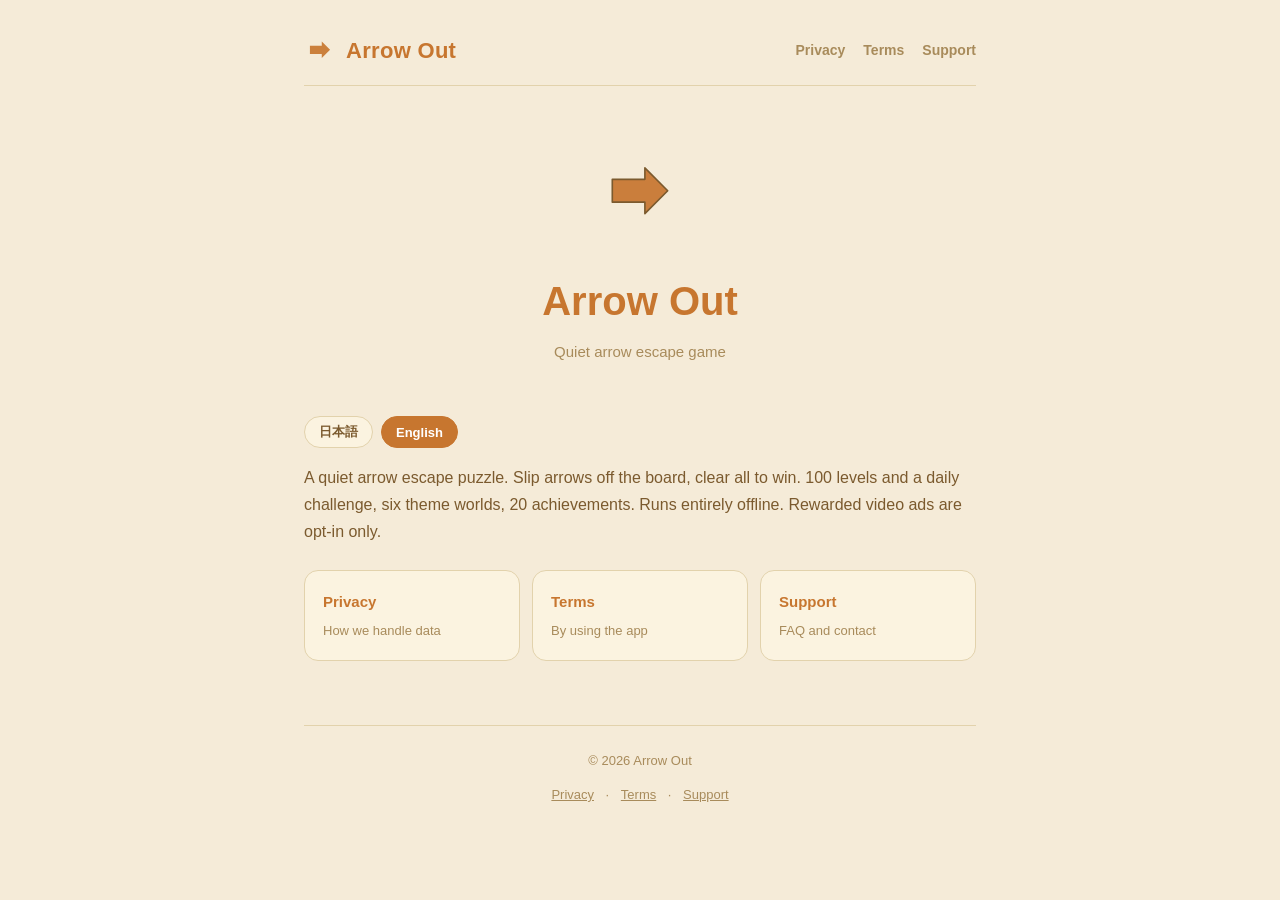
<file: index.html>
<!DOCTYPE html>
<html lang="ja">
<head>
<meta charset="utf-8">
<meta name="viewport" content="width=device-width, initial-scale=1">
<title>Arrow Out — 静かな矢印ゲーム</title>
<meta name="description" content="Arrow Out is a quiet arrow escape puzzle game. 静かな矢印パズル脱出ゲーム。">
<link rel="stylesheet" href="style.css">
<link rel="icon" href="./favicon.png">
</head>
<body>
<div class="container">
  <header>
    <a href="./" class="logo">
      <svg width="32" height="32" viewBox="0 0 108 108" aria-hidden="true">
        <path d="M20 36 L 60 36 L 60 22 L 88 50 L 60 78 L 60 64 L 20 64 Z" fill="currentColor" opacity="0.92"/>
      </svg>
      Arrow Out
    </a>
    <nav>
      <a href="privacy.html">Privacy</a>
      <a href="terms.html">Terms</a>
      <a href="support.html">Support</a>
    </nav>
  </header>

  <div class="hero">
    <svg viewBox="0 0 108 108" aria-hidden="true" style="color: var(--accent);">
      <path d="M20 36 L 60 36 L 60 22 L 88 50 L 60 78 L 60 64 L 20 64 Z" fill="currentColor" opacity="0.92"/>
      <path d="M20 36 L 60 36 L 60 22 L 88 50 L 60 78 L 60 64 L 20 64 Z" fill="none" stroke="var(--ink)" stroke-width="2" stroke-linejoin="round"/>
    </svg>
    <h1>Arrow Out</h1>
    <p lang="ja" class="active">静かな矢印ゲーム</p>
    <p lang="en">Quiet arrow escape game</p>
  </div>

  <div class="lang-switch" role="group" aria-label="Language">
    <button data-lang="ja" class="active" onclick="setLang('ja')">日本語</button>
    <button data-lang="en" onclick="setLang('en')">English</button>
  </div>

  <div lang="ja" class="active">
    <p>静寂の中で矢印を逃がす、ASMR系のパズルゲームです。100ステージとデイリーチャレンジ、6つの世界観テーマ、20種類の実績を収録。オフラインで動作し、広告は任意視聴のリワード動画のみ。</p>
  </div>
  <div lang="en">
    <p>A quiet arrow escape puzzle. Slip arrows off the board, clear all to win. 100 levels and a daily challenge, six theme worlds, 20 achievements. Runs entirely offline. Rewarded video ads are opt-in only.</p>
  </div>

  <div class="cards">
    <a href="privacy.html" class="card-link">
      <h3 lang="ja" class="active">プライバシー</h3>
      <h3 lang="en">Privacy</h3>
      <p lang="ja" class="active">データの取り扱い</p>
      <p lang="en">How we handle data</p>
    </a>
    <a href="terms.html" class="card-link">
      <h3 lang="ja" class="active">利用規約</h3>
      <h3 lang="en">Terms</h3>
      <p lang="ja" class="active">ご利用にあたって</p>
      <p lang="en">By using the app</p>
    </a>
    <a href="support.html" class="card-link">
      <h3 lang="ja" class="active">サポート</h3>
      <h3 lang="en">Support</h3>
      <p lang="ja" class="active">よくある質問とお問い合わせ</p>
      <p lang="en">FAQ and contact</p>
    </a>
  </div>

  <footer>
    <p>© 2026 Arrow Out</p>
    <p>
      <a href="privacy.html">Privacy</a> ·
      <a href="terms.html">Terms</a> ·
      <a href="support.html">Support</a>
    </p>
  </footer>
</div>

<script>
function setLang(lang) {
  document.querySelectorAll('[lang]').forEach(el => {
    el.classList.toggle('active', el.getAttribute('lang') === lang);
  });
  document.querySelectorAll('.lang-switch button').forEach(btn => {
    btn.classList.toggle('active', btn.dataset.lang === lang);
  });
  document.documentElement.lang = lang;
  try { localStorage.setItem('arrow-out-lang', lang); } catch (e) {}
}
(function () {
  let lang = 'ja';
  try {
    const saved = localStorage.getItem('arrow-out-lang');
    if (saved === 'ja' || saved === 'en') lang = saved;
    else if ((navigator.language || '').toLowerCase().startsWith('en')) lang = 'en';
  } catch (e) {}
  setLang(lang);
})();
</script>
</body>
</html>
</file>
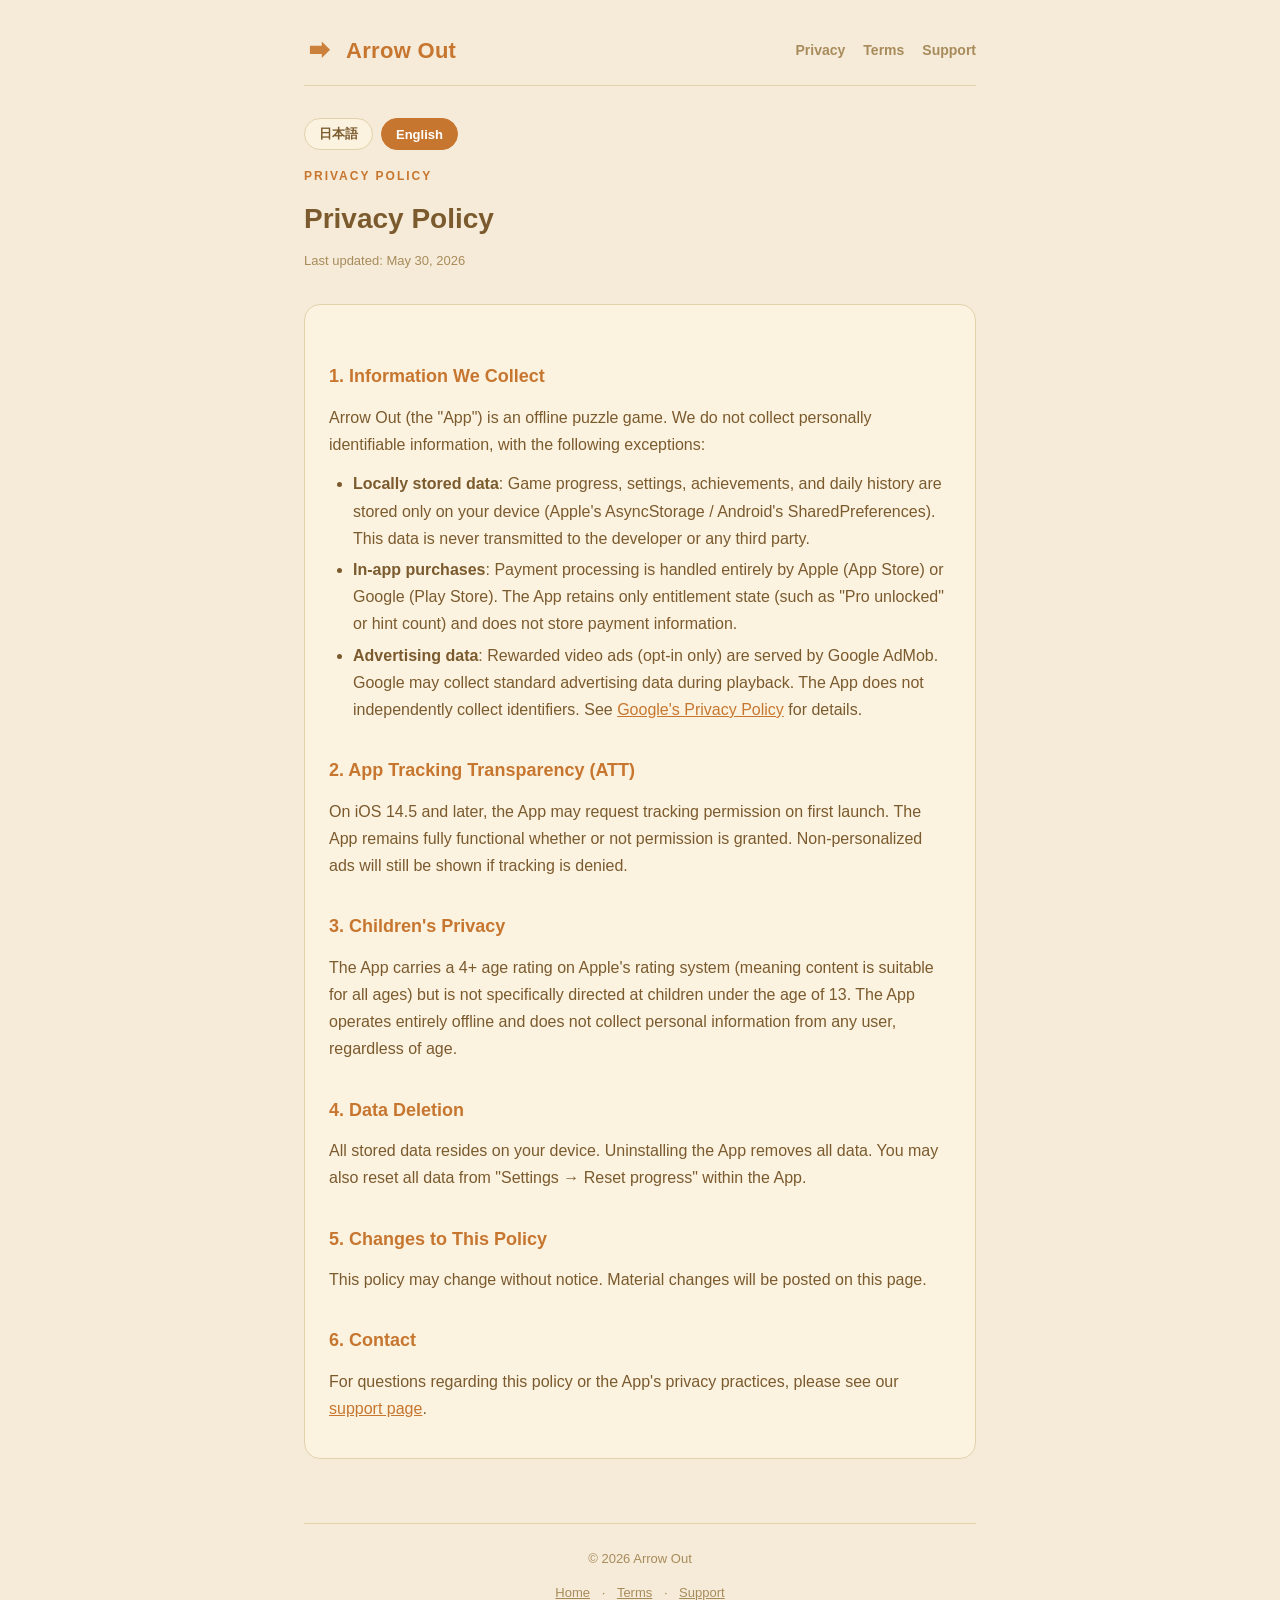
<file: privacy.html>
<!DOCTYPE html>
<html lang="ja">
<head>
<meta charset="utf-8">
<meta name="viewport" content="width=device-width, initial-scale=1">
<title>プライバシーポリシー — Arrow Out</title>
<link rel="stylesheet" href="style.css">
<link rel="icon" href="./favicon.png">
</head>
<body>
<div class="container">
  <header>
    <a href="./" class="logo">
      <svg width="32" height="32" viewBox="0 0 108 108" aria-hidden="true">
        <path d="M20 36 L 60 36 L 60 22 L 88 50 L 60 78 L 60 64 L 20 64 Z" fill="currentColor" opacity="0.92"/>
      </svg>
      Arrow Out
    </a>
    <nav>
      <a href="privacy.html">Privacy</a>
      <a href="terms.html">Terms</a>
      <a href="support.html">Support</a>
    </nav>
  </header>

  <div class="lang-switch" role="group" aria-label="Language">
    <button data-lang="ja" class="active" onclick="setLang('ja')">日本語</button>
    <button data-lang="en" onclick="setLang('en')">English</button>
  </div>

  <div lang="ja" class="active">
    <div class="eyebrow">PRIVACY POLICY</div>
    <h1>プライバシーポリシー</h1>
    <p class="updated">最終更新日: 2026年5月30日</p>

    <div class="section">
      <h2>1. 収集する情報</h2>
      <p>Arrow Out (以下「本アプリ」) はオフラインで動作するパズルゲームです。本アプリは以下を除き、ユーザーの個人情報を収集しません。</p>
      <ul>
        <li><strong>ローカル保存データ</strong>: ゲーム進行状況、設定、実績の解除状況、デイリー履歴などはすべて端末内 (Apple の AsyncStorage / Android の SharedPreferences) にのみ保存され、開発者を含む第三者へ送信されることはありません。</li>
        <li><strong>アプリ内課金履歴</strong>: 購入時の決済処理は Apple (App Store) または Google (Play Store) のシステムが行います。本アプリ側は「Pro 解放済み」「ヒント残数」などの状態のみを保持し、決済情報自体は保持しません。</li>
        <li><strong>広告関連情報</strong>: リワード広告 (任意視聴) は Google AdMob が配信します。視聴時には Google が一般的な広告配信のために情報を収集する場合があります。本アプリは識別子を独自に取得しません。詳細は <a href="https://policies.google.com/privacy" target="_blank" rel="noopener">Google のプライバシーポリシー</a> をご参照ください。</li>
      </ul>

      <h2>2. ATT (App Tracking Transparency)</h2>
      <p>iOS 14.5 以降、本アプリは初回起動時にトラッキング許可をお求めする場合があります。許可されない場合も本アプリの機能は引き続きご利用いただけます。一般的な (非パーソナライズ) 広告は配信されます。</p>

      <h2>3. 子どもの個人情報</h2>
      <p>本アプリは Apple のレーティングで「4+」(全年齢対象) に分類されていますが、特に 13 歳未満の児童を対象として設計されたものではありません。本アプリはオフラインで動作し、年齢を問わず個人情報を一切収集しません。</p>

      <h2>4. データの削除</h2>
      <p>すべての保存データは端末内にのみあるため、本アプリをアンインストールすることで完全に削除されます。アプリ内の「設定 → 進行状況をリセット」からもデータ削除が可能です。</p>

      <h2>5. プライバシーポリシーの変更</h2>
      <p>本ポリシーは予告なく変更される場合があります。重要な変更がある場合は本ページに掲載されます。</p>

      <h2>6. お問い合わせ</h2>
      <p>本ポリシーや本アプリのプライバシーに関するご質問は、<a href="support.html">サポートページ</a> よりお問い合わせください。</p>
    </div>
  </div>

  <div lang="en">
    <div class="eyebrow">PRIVACY POLICY</div>
    <h1>Privacy Policy</h1>
    <p class="updated">Last updated: May 30, 2026</p>

    <div class="section">
      <h2>1. Information We Collect</h2>
      <p>Arrow Out (the "App") is an offline puzzle game. We do not collect personally identifiable information, with the following exceptions:</p>
      <ul>
        <li><strong>Locally stored data</strong>: Game progress, settings, achievements, and daily history are stored only on your device (Apple's AsyncStorage / Android's SharedPreferences). This data is never transmitted to the developer or any third party.</li>
        <li><strong>In-app purchases</strong>: Payment processing is handled entirely by Apple (App Store) or Google (Play Store). The App retains only entitlement state (such as "Pro unlocked" or hint count) and does not store payment information.</li>
        <li><strong>Advertising data</strong>: Rewarded video ads (opt-in only) are served by Google AdMob. Google may collect standard advertising data during playback. The App does not independently collect identifiers. See <a href="https://policies.google.com/privacy" target="_blank" rel="noopener">Google's Privacy Policy</a> for details.</li>
      </ul>

      <h2>2. App Tracking Transparency (ATT)</h2>
      <p>On iOS 14.5 and later, the App may request tracking permission on first launch. The App remains fully functional whether or not permission is granted. Non-personalized ads will still be shown if tracking is denied.</p>

      <h2>3. Children's Privacy</h2>
      <p>The App carries a 4+ age rating on Apple's rating system (meaning content is suitable for all ages) but is not specifically directed at children under the age of 13. The App operates entirely offline and does not collect personal information from any user, regardless of age.</p>

      <h2>4. Data Deletion</h2>
      <p>All stored data resides on your device. Uninstalling the App removes all data. You may also reset all data from "Settings → Reset progress" within the App.</p>

      <h2>5. Changes to This Policy</h2>
      <p>This policy may change without notice. Material changes will be posted on this page.</p>

      <h2>6. Contact</h2>
      <p>For questions regarding this policy or the App's privacy practices, please see our <a href="support.html">support page</a>.</p>
    </div>
  </div>

  <footer>
    <p>© 2026 Arrow Out</p>
    <p>
      <a href="./">Home</a> ·
      <a href="terms.html">Terms</a> ·
      <a href="support.html">Support</a>
    </p>
  </footer>
</div>

<script>
function setLang(lang) {
  document.querySelectorAll('[lang]').forEach(el => {
    el.classList.toggle('active', el.getAttribute('lang') === lang);
  });
  document.querySelectorAll('.lang-switch button').forEach(btn => {
    btn.classList.toggle('active', btn.dataset.lang === lang);
  });
  document.documentElement.lang = lang;
  try { localStorage.setItem('arrow-out-lang', lang); } catch (e) {}
}
(function () {
  let lang = 'ja';
  try {
    const saved = localStorage.getItem('arrow-out-lang');
    if (saved === 'ja' || saved === 'en') lang = saved;
    else if ((navigator.language || '').toLowerCase().startsWith('en')) lang = 'en';
  } catch (e) {}
  setLang(lang);
})();
</script>
</body>
</html>
</file>
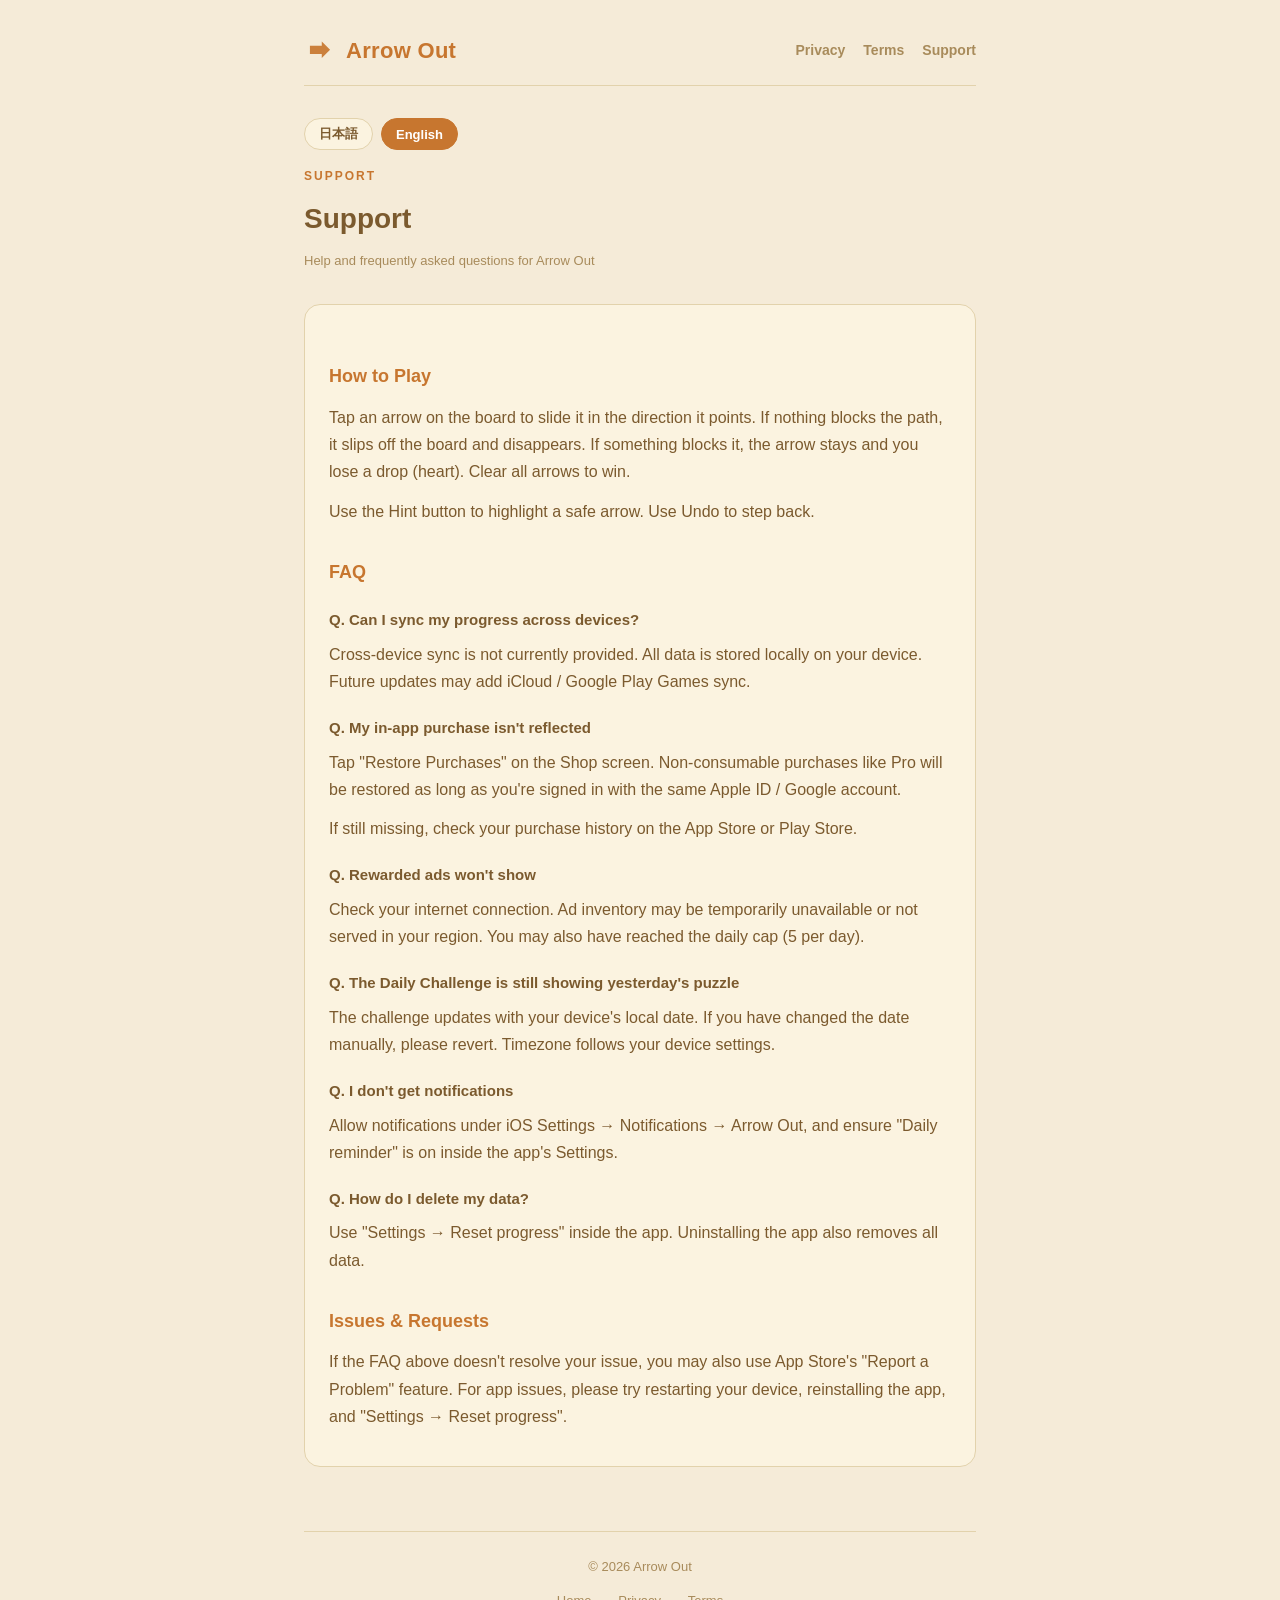
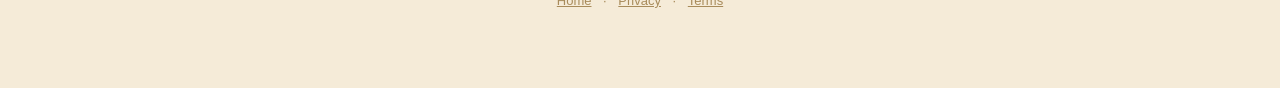
<file: support.html>
<!DOCTYPE html>
<html lang="ja">
<head>
<meta charset="utf-8">
<meta name="viewport" content="width=device-width, initial-scale=1">
<title>サポート — Arrow Out</title>
<link rel="stylesheet" href="style.css">
<link rel="icon" href="./favicon.png">
</head>
<body>
<div class="container">
  <header>
    <a href="./" class="logo">
      <svg width="32" height="32" viewBox="0 0 108 108" aria-hidden="true">
        <path d="M20 36 L 60 36 L 60 22 L 88 50 L 60 78 L 60 64 L 20 64 Z" fill="currentColor" opacity="0.92"/>
      </svg>
      Arrow Out
    </a>
    <nav>
      <a href="privacy.html">Privacy</a>
      <a href="terms.html">Terms</a>
      <a href="support.html">Support</a>
    </nav>
  </header>

  <div class="lang-switch" role="group" aria-label="Language">
    <button data-lang="ja" class="active" onclick="setLang('ja')">日本語</button>
    <button data-lang="en" onclick="setLang('en')">English</button>
  </div>

  <div lang="ja" class="active">
    <div class="eyebrow">SUPPORT</div>
    <h1>サポート</h1>
    <p class="updated">Arrow Out のヘルプとよくある質問</p>

    <div class="section">
      <h2>遊び方</h2>
      <p>盤面に並ぶ矢印をタップすると、矢印は向いている方向に進みます。経路上に他の矢印がなければ盤外へ抜けて消えます。経路が塞がっていると矢印は抜けず、雫 (ハート) を 1 つ失います。すべての矢印を消すとクリアです。</p>
      <p>難しい時は「ヒント」ボタンで安全に動かせる矢印が表示されます。「戻す」ボタンで直前の操作を取り消せます。</p>

      <h2>よくある質問</h2>

      <h3>Q. 進行状況は別の端末に引き継げますか？</h3>
      <p>現在クロスデバイス同期は提供していません。データはすべて端末内にのみ保存されます。今後のアップデートで iCloud / Google Play Games による同期に対応する可能性があります。</p>

      <h3>Q. アプリ内課金が反映されません</h3>
      <p>ショップ画面の「購入を復元」ボタンをタップしてください。同じ Apple ID / Google アカウントでログインしていれば、Pro 解放などの非消費型課金は復元できます。</p>
      <p>それでも反映されない場合、App Store / Play Store の購入履歴を一度ご確認ください。</p>

      <h3>Q. リワード広告が表示されません</h3>
      <p>ネット接続をご確認ください。広告枠が一時的に売切れている場合や、地域によっては配信されない場合があります。1日の視聴上限 (5回) に達している場合も表示されません。</p>

      <h3>Q. デイリーチャレンジが昨日のままです</h3>
      <p>端末の日付が変わるとリセットされます。日付を手動で変更している場合は元に戻してください。タイムゾーンは端末設定に従います。</p>

      <h3>Q. 通知が来ません</h3>
      <p>iOS の「設定 → 通知 → Arrow Out」で通知を許可してください。アプリ内の「設定 → デイリー通知」がオンになっているかもご確認ください。</p>

      <h3>Q. データを完全に削除したい</h3>
      <p>「設定 → 進行状況をリセット」で全データ削除できます。アプリ自体のアンインストールでも同様に削除されます。</p>

      <h2>不具合・要望</h2>
      <p>上記の FAQ で解決しない不具合や機能要望は、App Store の「App内課金とサブスクリプション」 → 「払い戻しをリクエスト」または「問題を報告する」からも送信できます。アプリ自体の問題報告は、デバイスを再起動 → アプリを再インストール → 「設定 → 進行状況をリセット」をお試しください。</p>
    </div>
  </div>

  <div lang="en">
    <div class="eyebrow">SUPPORT</div>
    <h1>Support</h1>
    <p class="updated">Help and frequently asked questions for Arrow Out</p>

    <div class="section">
      <h2>How to Play</h2>
      <p>Tap an arrow on the board to slide it in the direction it points. If nothing blocks the path, it slips off the board and disappears. If something blocks it, the arrow stays and you lose a drop (heart). Clear all arrows to win.</p>
      <p>Use the Hint button to highlight a safe arrow. Use Undo to step back.</p>

      <h2>FAQ</h2>

      <h3>Q. Can I sync my progress across devices?</h3>
      <p>Cross-device sync is not currently provided. All data is stored locally on your device. Future updates may add iCloud / Google Play Games sync.</p>

      <h3>Q. My in-app purchase isn't reflected</h3>
      <p>Tap "Restore Purchases" on the Shop screen. Non-consumable purchases like Pro will be restored as long as you're signed in with the same Apple ID / Google account.</p>
      <p>If still missing, check your purchase history on the App Store or Play Store.</p>

      <h3>Q. Rewarded ads won't show</h3>
      <p>Check your internet connection. Ad inventory may be temporarily unavailable or not served in your region. You may also have reached the daily cap (5 per day).</p>

      <h3>Q. The Daily Challenge is still showing yesterday's puzzle</h3>
      <p>The challenge updates with your device's local date. If you have changed the date manually, please revert. Timezone follows your device settings.</p>

      <h3>Q. I don't get notifications</h3>
      <p>Allow notifications under iOS Settings → Notifications → Arrow Out, and ensure "Daily reminder" is on inside the app's Settings.</p>

      <h3>Q. How do I delete my data?</h3>
      <p>Use "Settings → Reset progress" inside the app. Uninstalling the app also removes all data.</p>

      <h2>Issues &amp; Requests</h2>
      <p>If the FAQ above doesn't resolve your issue, you may also use App Store's "Report a Problem" feature. For app issues, please try restarting your device, reinstalling the app, and "Settings → Reset progress".</p>
    </div>
  </div>

  <footer>
    <p>© 2026 Arrow Out</p>
    <p>
      <a href="./">Home</a> ·
      <a href="privacy.html">Privacy</a> ·
      <a href="terms.html">Terms</a>
    </p>
  </footer>
</div>

<script>
function setLang(lang) {
  document.querySelectorAll('[lang]').forEach(el => {
    el.classList.toggle('active', el.getAttribute('lang') === lang);
  });
  document.querySelectorAll('.lang-switch button').forEach(btn => {
    btn.classList.toggle('active', btn.dataset.lang === lang);
  });
  document.documentElement.lang = lang;
  try { localStorage.setItem('arrow-out-lang', lang); } catch (e) {}
}
(function () {
  let lang = 'ja';
  try {
    const saved = localStorage.getItem('arrow-out-lang');
    if (saved === 'ja' || saved === 'en') lang = saved;
    else if ((navigator.language || '').toLowerCase().startsWith('en')) lang = 'en';
  } catch (e) {}
  setLang(lang);
})();
</script>
</body>
</html>
</file>
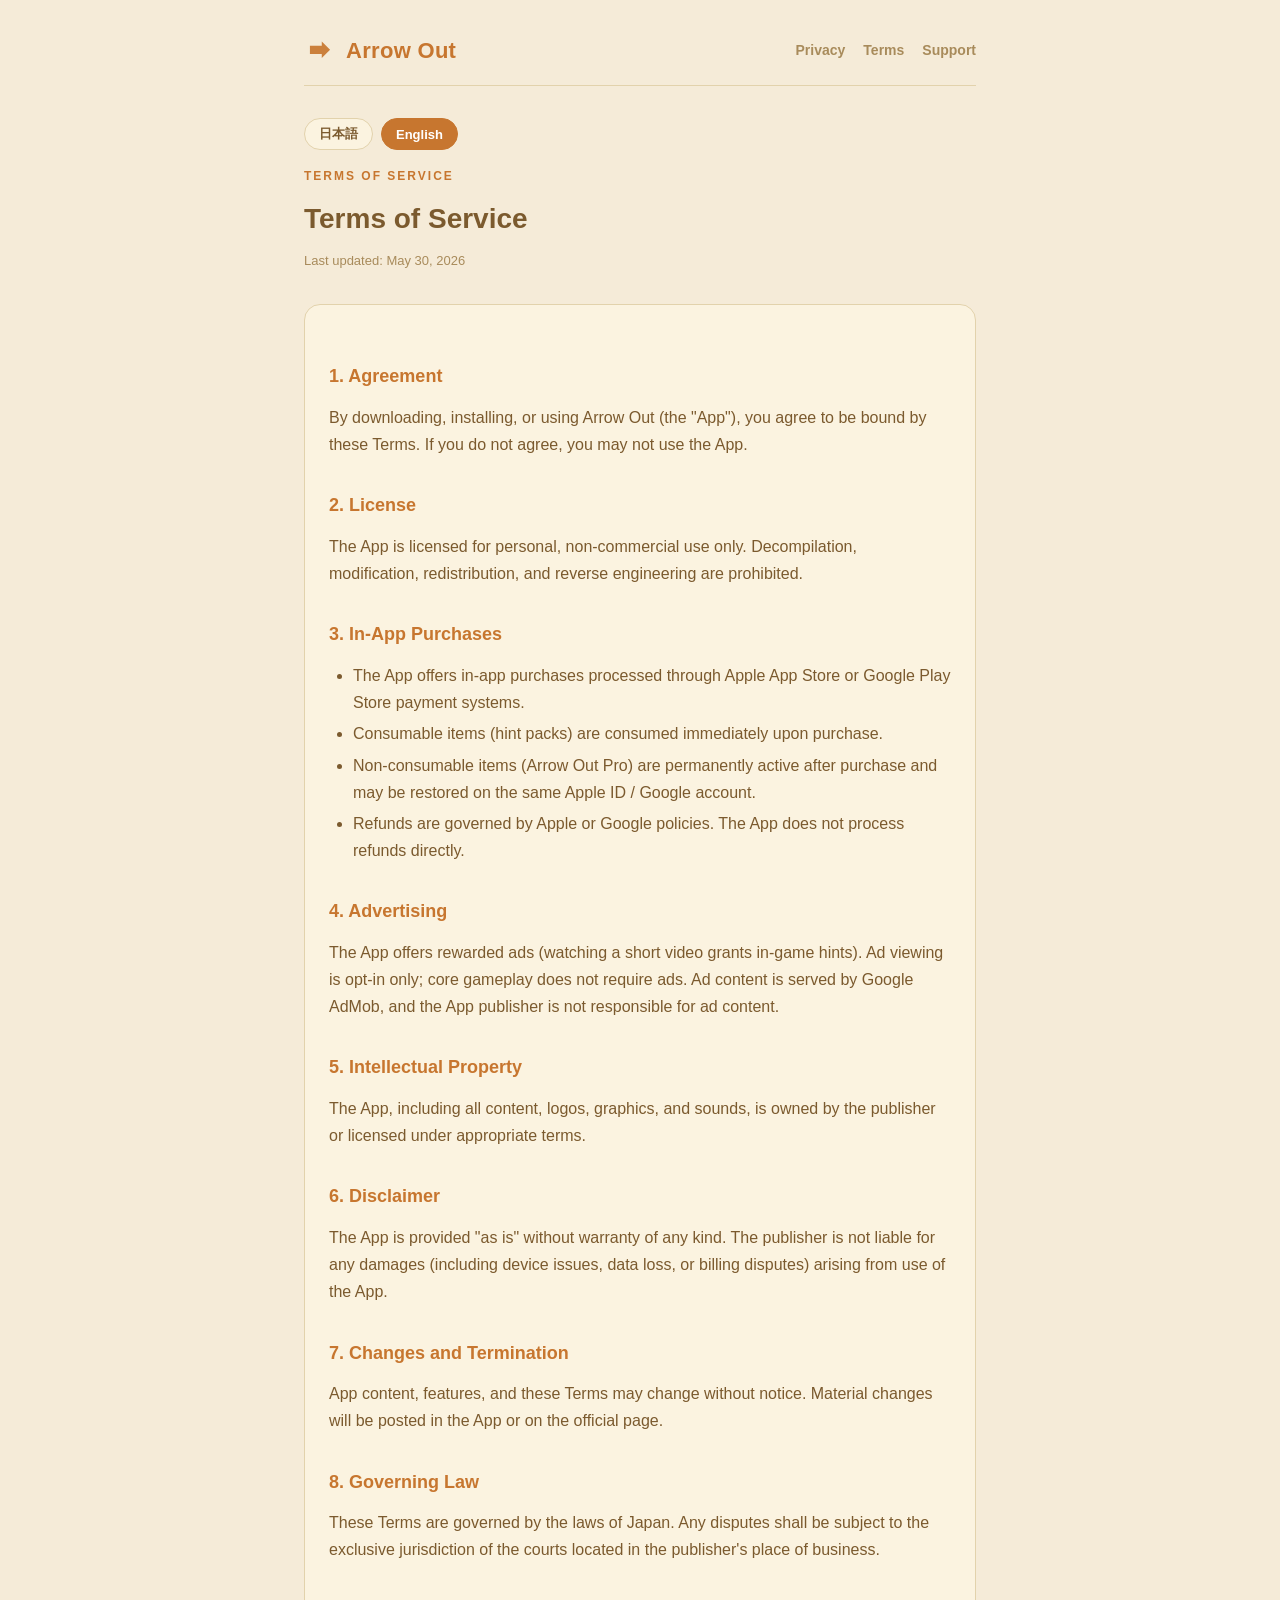
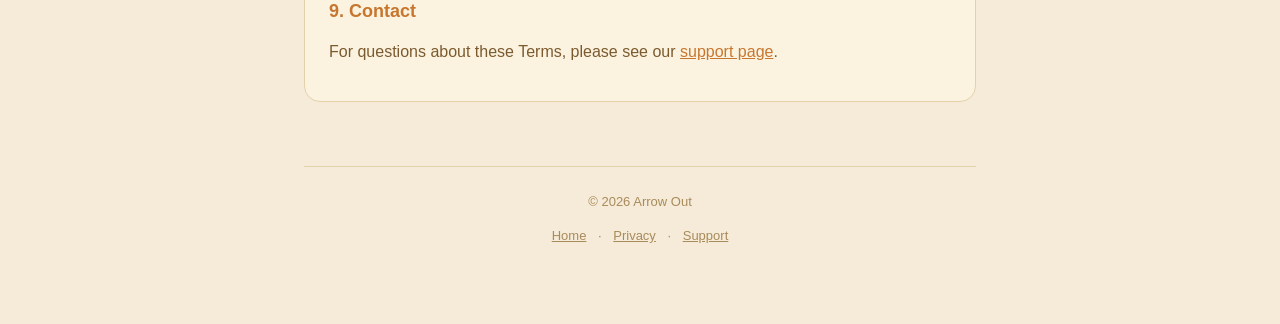
<file: terms.html>
<!DOCTYPE html>
<html lang="ja">
<head>
<meta charset="utf-8">
<meta name="viewport" content="width=device-width, initial-scale=1">
<title>利用規約 — Arrow Out</title>
<link rel="stylesheet" href="style.css">
<link rel="icon" href="./favicon.png">
</head>
<body>
<div class="container">
  <header>
    <a href="./" class="logo">
      <svg width="32" height="32" viewBox="0 0 108 108" aria-hidden="true">
        <path d="M20 36 L 60 36 L 60 22 L 88 50 L 60 78 L 60 64 L 20 64 Z" fill="currentColor" opacity="0.92"/>
      </svg>
      Arrow Out
    </a>
    <nav>
      <a href="privacy.html">Privacy</a>
      <a href="terms.html">Terms</a>
      <a href="support.html">Support</a>
    </nav>
  </header>

  <div class="lang-switch" role="group" aria-label="Language">
    <button data-lang="ja" class="active" onclick="setLang('ja')">日本語</button>
    <button data-lang="en" onclick="setLang('en')">English</button>
  </div>

  <div lang="ja" class="active">
    <div class="eyebrow">TERMS OF SERVICE</div>
    <h1>利用規約</h1>
    <p class="updated">最終更新日: 2026年5月30日</p>

    <div class="section">
      <h2>1. 同意</h2>
      <p>Arrow Out (以下「本アプリ」) をダウンロード、インストール、または利用することにより、お客様は本規約に同意したものとみなされます。本規約に同意いただけない場合は、本アプリをご利用いただけません。</p>

      <h2>2. 利用許諾</h2>
      <p>本アプリは個人的かつ非商用目的に限り、ご利用いただけます。本アプリの逆コンパイル、改変、再配布、リバースエンジニアリングは禁止されています。</p>

      <h2>3. アプリ内課金</h2>
      <ul>
        <li>本アプリは Apple App Store または Google Play Store の決済システムを通じたアプリ内課金を提供しています。</li>
        <li>消費型アイテム (ヒントパック) は購入時点で即時消費されます。</li>
        <li>非消費型アイテム (Arrow Out Pro) は購入後恒久的に有効です。同じ Apple ID / Google アカウントで再インストール時に「購入を復元」より再有効化可能です。</li>
        <li>返金については Apple または Google の規定に従います。本アプリ側で返金処理は行いません。</li>
      </ul>

      <h2>4. 広告</h2>
      <p>本アプリはリワード広告 (動画視聴によりゲーム内ヒントを獲得) を提供します。広告視聴は任意であり、視聴しなくても本アプリの主要機能はご利用いただけます。広告内容は Google AdMob が配信し、本アプリ運営者は広告内容について責任を負いません。</p>

      <h2>5. 知的財産権</h2>
      <p>本アプリ、その内容、ロゴ、グラフィック、サウンドなどの著作権は本アプリ運営者または正当なライセンサーに帰属します。</p>

      <h2>6. 免責事項</h2>
      <p>本アプリは「現状有姿」で提供されます。本アプリの利用により生じたいかなる損害 (端末の不具合、データ損失、課金トラブル等を含む) について、本アプリ運営者は責任を負いません。</p>

      <h2>7. サービスの変更・終了</h2>
      <p>本アプリの内容、機能、規約は予告なく変更される場合があります。重大な変更については本アプリまたは公式ページにてお知らせします。</p>

      <h2>8. 準拠法</h2>
      <p>本規約は日本法に準拠し、解釈されるものとします。本アプリに関する紛争は、運営者の所在地を管轄する裁判所を専属的合意管轄とします。</p>

      <h2>9. お問い合わせ</h2>
      <p>本規約に関するご質問は、<a href="support.html">サポートページ</a> よりお問い合わせください。</p>
    </div>
  </div>

  <div lang="en">
    <div class="eyebrow">TERMS OF SERVICE</div>
    <h1>Terms of Service</h1>
    <p class="updated">Last updated: May 30, 2026</p>

    <div class="section">
      <h2>1. Agreement</h2>
      <p>By downloading, installing, or using Arrow Out (the "App"), you agree to be bound by these Terms. If you do not agree, you may not use the App.</p>

      <h2>2. License</h2>
      <p>The App is licensed for personal, non-commercial use only. Decompilation, modification, redistribution, and reverse engineering are prohibited.</p>

      <h2>3. In-App Purchases</h2>
      <ul>
        <li>The App offers in-app purchases processed through Apple App Store or Google Play Store payment systems.</li>
        <li>Consumable items (hint packs) are consumed immediately upon purchase.</li>
        <li>Non-consumable items (Arrow Out Pro) are permanently active after purchase and may be restored on the same Apple ID / Google account.</li>
        <li>Refunds are governed by Apple or Google policies. The App does not process refunds directly.</li>
      </ul>

      <h2>4. Advertising</h2>
      <p>The App offers rewarded ads (watching a short video grants in-game hints). Ad viewing is opt-in only; core gameplay does not require ads. Ad content is served by Google AdMob, and the App publisher is not responsible for ad content.</p>

      <h2>5. Intellectual Property</h2>
      <p>The App, including all content, logos, graphics, and sounds, is owned by the publisher or licensed under appropriate terms.</p>

      <h2>6. Disclaimer</h2>
      <p>The App is provided "as is" without warranty of any kind. The publisher is not liable for any damages (including device issues, data loss, or billing disputes) arising from use of the App.</p>

      <h2>7. Changes and Termination</h2>
      <p>App content, features, and these Terms may change without notice. Material changes will be posted in the App or on the official page.</p>

      <h2>8. Governing Law</h2>
      <p>These Terms are governed by the laws of Japan. Any disputes shall be subject to the exclusive jurisdiction of the courts located in the publisher's place of business.</p>

      <h2>9. Contact</h2>
      <p>For questions about these Terms, please see our <a href="support.html">support page</a>.</p>
    </div>
  </div>

  <footer>
    <p>© 2026 Arrow Out</p>
    <p>
      <a href="./">Home</a> ·
      <a href="privacy.html">Privacy</a> ·
      <a href="support.html">Support</a>
    </p>
  </footer>
</div>

<script>
function setLang(lang) {
  document.querySelectorAll('[lang]').forEach(el => {
    el.classList.toggle('active', el.getAttribute('lang') === lang);
  });
  document.querySelectorAll('.lang-switch button').forEach(btn => {
    btn.classList.toggle('active', btn.dataset.lang === lang);
  });
  document.documentElement.lang = lang;
  try { localStorage.setItem('arrow-out-lang', lang); } catch (e) {}
}
(function () {
  let lang = 'ja';
  try {
    const saved = localStorage.getItem('arrow-out-lang');
    if (saved === 'ja' || saved === 'en') lang = saved;
    else if ((navigator.language || '').toLowerCase().startsWith('en')) lang = 'en';
  } catch (e) {}
  setLang(lang);
})();
</script>
</body>
</html>
</file>
<file: style.css>
:root {
  --bg: #F5EBD8;
  --card: #FBF3E0;
  --border: #E2D2AC;
  --ink: #7B5A2E;
  --ink-soft: #A88B5B;
  --accent: #C7762F;
  --danger: #D14A4A;
}

@media (prefers-color-scheme: dark) {
  :root {
    --bg: #1B1812;
    --card: #252017;
    --border: #3A3322;
    --ink: #E8D9B3;
    --ink-soft: #B89D6A;
    --accent: #E0934A;
    --danger: #E26B6B;
  }
}

* { box-sizing: border-box; }

body {
  background: var(--bg);
  color: var(--ink);
  font-family: -apple-system, BlinkMacSystemFont, "Segoe UI", Roboto, "Helvetica Neue", "Hiragino Sans", "ヒラギノ角ゴ ProN W3", "Hiragino Kaku Gothic ProN", "メイリオ", Meiryo, sans-serif;
  font-size: 16px;
  line-height: 1.7;
  margin: 0;
  padding: 0;
}

.container {
  max-width: 720px;
  margin: 0 auto;
  padding: 32px 24px 64px;
}

header {
  margin-bottom: 32px;
  padding-bottom: 16px;
  border-bottom: 1px solid var(--border);
  display: flex;
  align-items: center;
  gap: 16px;
}

.logo {
  display: inline-flex;
  align-items: center;
  text-decoration: none;
  color: var(--accent);
  font-weight: 800;
  font-size: 22px;
  letter-spacing: 0.3px;
}

.logo svg {
  margin-right: 10px;
}

nav {
  margin-left: auto;
  display: flex;
  gap: 18px;
}

nav a {
  color: var(--ink-soft);
  text-decoration: none;
  font-size: 14px;
  font-weight: 600;
}

nav a:hover { color: var(--accent); }

h1 {
  font-size: 28px;
  margin: 0 0 8px;
  color: var(--ink);
}

.eyebrow {
  color: var(--accent);
  font-weight: 800;
  letter-spacing: 2px;
  font-size: 12px;
  text-transform: uppercase;
  margin-bottom: 8px;
}

.updated {
  color: var(--ink-soft);
  font-size: 13px;
  margin-bottom: 32px;
}

h2 {
  font-size: 18px;
  margin: 32px 0 12px;
  color: var(--accent);
  font-weight: 700;
}

h3 {
  font-size: 15px;
  margin: 20px 0 8px;
  color: var(--ink);
  font-weight: 700;
}

p {
  margin: 0 0 12px;
}

ul, ol {
  padding-left: 24px;
  margin: 0 0 12px;
}

li { margin: 4px 0; }

a {
  color: var(--accent);
}

code {
  background: var(--card);
  padding: 1px 6px;
  border-radius: 4px;
  font-size: 14px;
}

.section {
  background: var(--card);
  border: 1px solid var(--border);
  border-radius: 16px;
  padding: 24px;
  margin: 16px 0 24px;
}

.lang-switch {
  display: flex;
  gap: 8px;
  margin: 16px 0;
}

.lang-switch button {
  background: var(--card);
  border: 1px solid var(--border);
  color: var(--ink);
  padding: 6px 14px;
  border-radius: 999px;
  cursor: pointer;
  font-size: 13px;
  font-weight: 600;
}

.lang-switch button.active {
  background: var(--accent);
  color: white;
  border-color: var(--accent);
}

footer {
  margin-top: 64px;
  padding-top: 24px;
  border-top: 1px solid var(--border);
  color: var(--ink-soft);
  font-size: 13px;
  text-align: center;
}

footer a { color: var(--ink-soft); margin: 0 8px; }

.hero {
  text-align: center;
  padding: 32px 0 24px;
}

.hero svg {
  width: 88px;
  height: 88px;
  margin-bottom: 12px;
}

.hero h1 {
  font-size: 40px;
  color: var(--accent);
  margin: 8px 0 4px;
}

.hero p { color: var(--ink-soft); font-size: 15px; }

.cards {
  display: grid;
  grid-template-columns: 1fr;
  gap: 12px;
  margin: 24px 0;
}

@media (min-width: 640px) {
  .cards { grid-template-columns: 1fr 1fr 1fr; }
}

.card-link {
  background: var(--card);
  border: 1px solid var(--border);
  border-radius: 14px;
  padding: 18px;
  text-decoration: none;
  color: var(--ink);
  display: block;
  transition: transform 0.15s ease, border-color 0.15s ease;
}

.card-link:hover {
  transform: translateY(-2px);
  border-color: var(--accent);
}

.card-link h3 {
  margin: 0 0 6px;
  color: var(--accent);
}

.card-link p {
  margin: 0;
  color: var(--ink-soft);
  font-size: 13px;
}

body [lang]:not(.active) {
  display: none;
}
</file>
